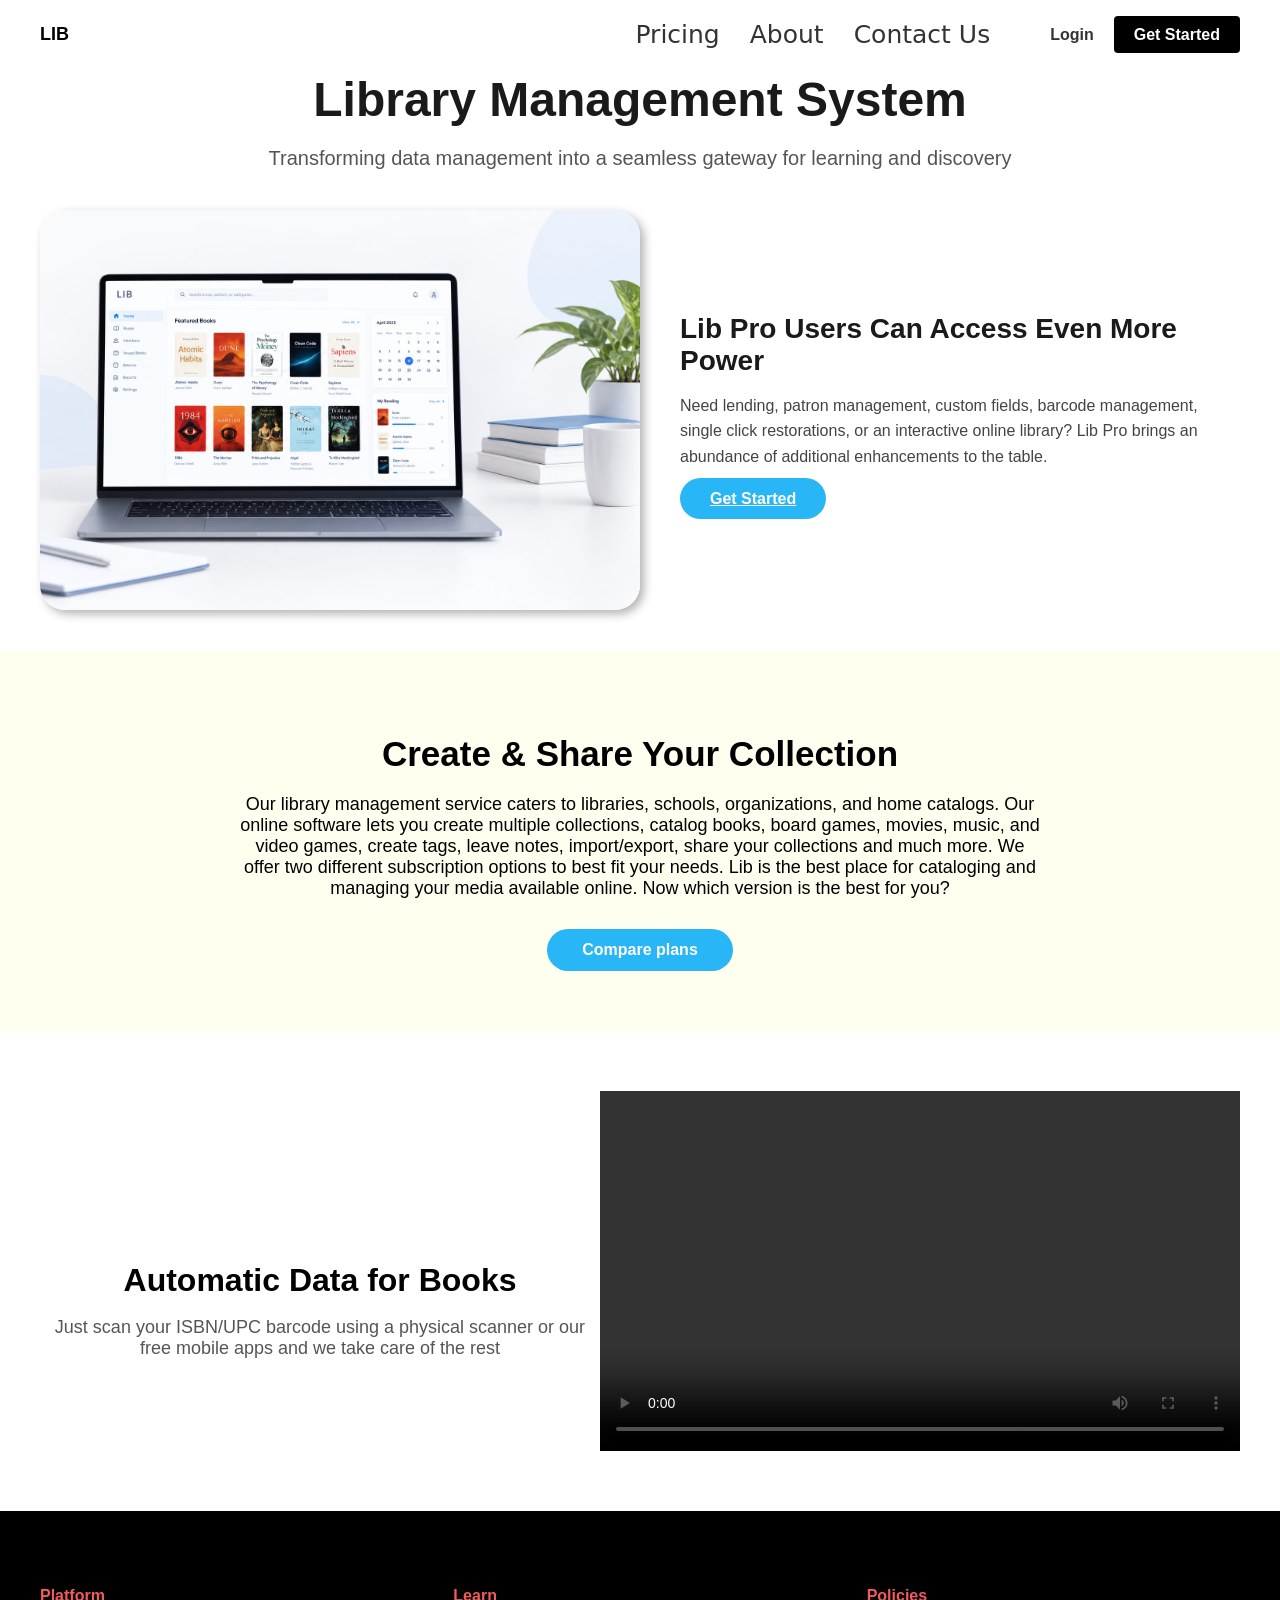
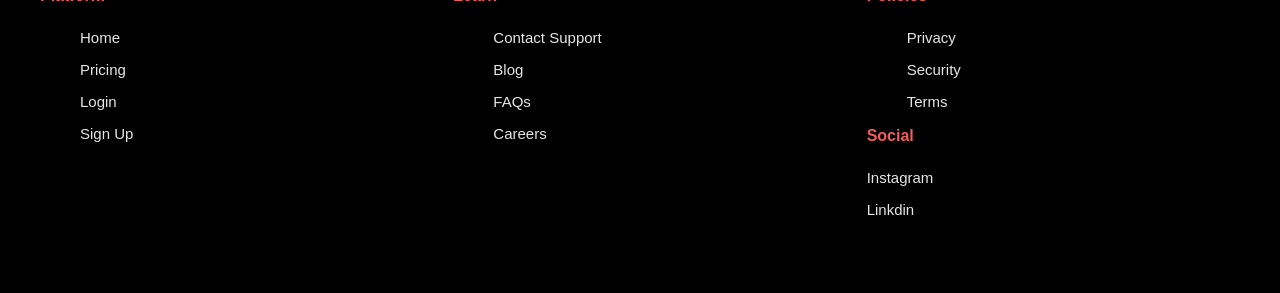
<file: index.html>
<!DOCTYPE HTML>
<html lang="en">

<head>
  
  <title>Library Management System</title>
  <link rel="assets/favicon.ico">
  <link rel="stylesheet" href="styles/index.css">
  
</head>

<body>

  <header>
    <nav class="navbar">
    <!-- <a href ="index.html"><div class="logo"><strong>LIB</strong></div></a> -->
    <link rel="index.css" href="index.css"><div class="logo"><strong>LIB</strong></div>
      <ul class="nav-links">
     
        <li><a href="pricing.html">Pricing</a></li>
        <li><a href="about.html">About</a></li>
        <li><a href="contact_us.html">Contact Us</a>
        </li>
      </ul>

      <ul class="logonav">
        <li><a href="login.html" class="btn-login">Login</a></li>
        <li><a href="getstarted.html" class="btn-started">Get Started</a></li>
      </ul>
    </nav>
  </header>

  <div class="grid-container">
    <h1>Library Management System</h1>
    <p>Transforming data management into a seamless gateway for learning and discovery</p>

    <div class="feature-layout">
      <img src="assets/im.jpeg" alt="Library Application Screenshot">

      <div class="feature-text-block">
        <h2>Lib Pro Users Can Access Even More Power</h2>
        <p>Need lending, patron management, custom fields, barcode management, single click restorations, or an
          interactive online library? Lib Pro brings an abundance of additional enhancements to the table.</p>
        <a href="getstarted.html" class="btnn-started">Get Started</a>
      </div>
    </div>
  </div>

  <div class="grid2-container">
    <h1>Create & Share Your Collection</h1>
    <p>Our library management service caters to libraries, schools, organizations, and home catalogs. Our online
      software lets you create multiple collections, catalog books, board games, movies, music, and video games, create
      tags, leave notes, import/export, share your collections and much more. We offer two different subscription
      options to best fit your needs. Lib is the best place for cataloging and managing your media available online. Now
      which version is the best for you?</p>
     <a href="pricing.html"><button class="btn-compare-plans">Compare plans</button></a>
    
  </div>

  <div class="page-two">
    <div class="page-two-text">
      <h1>Automatic Data for Books</h1>
      <p class="page-two-text-2">Just scan your ISBN/UPC barcode using a physical scanner or our free mobile apps and we
        take care of the rest</p>
    </div>

    <video width="640" height="360" controls>
      <source src="assets/videolib1.mp4" type="video/mp4">
      Your browser does not support the video tag.
    </video>
  </div>
  <div class="footer">
    <div class="footer-col1">
      <h3>Platform</h3>
      <ul>
        <li><a href="index.html">Home</a></li>
        <li><a href="pricing.html">Pricing</a></li>
        <li><a href="login.html">Login</a></li>
        <li><a href="#">Sign Up</a></li>
      </ul>
    </div>

    <div class="footer-col2">
      <h3>Learn</h3>
      <ul>
        <li><a href="#">Contact Support</a></li>
        <li><a href="#">Blog</a></li>
        <li><a href="#">FAQs</a></li>
        <li><a href="#">Careers</a></li>
      </ul>
    </div>
    <div class="footer-col2">
      <h3>Policies</h3>
      <ul>
        <li><a href="#">Privacy</a></li>
        <li><a href="#">Security</a></li>
        <li><a href="#">Terms</a></li>
      </ul>
      <div class="footer-col3">
        <h3>Social</h3>
        <li><a href="#">Instagram</a></l1>
        <li><a href="#">Linkdin</a></li>
      </div>
    </div>

  </div>
  
</body>

</html>
</file>
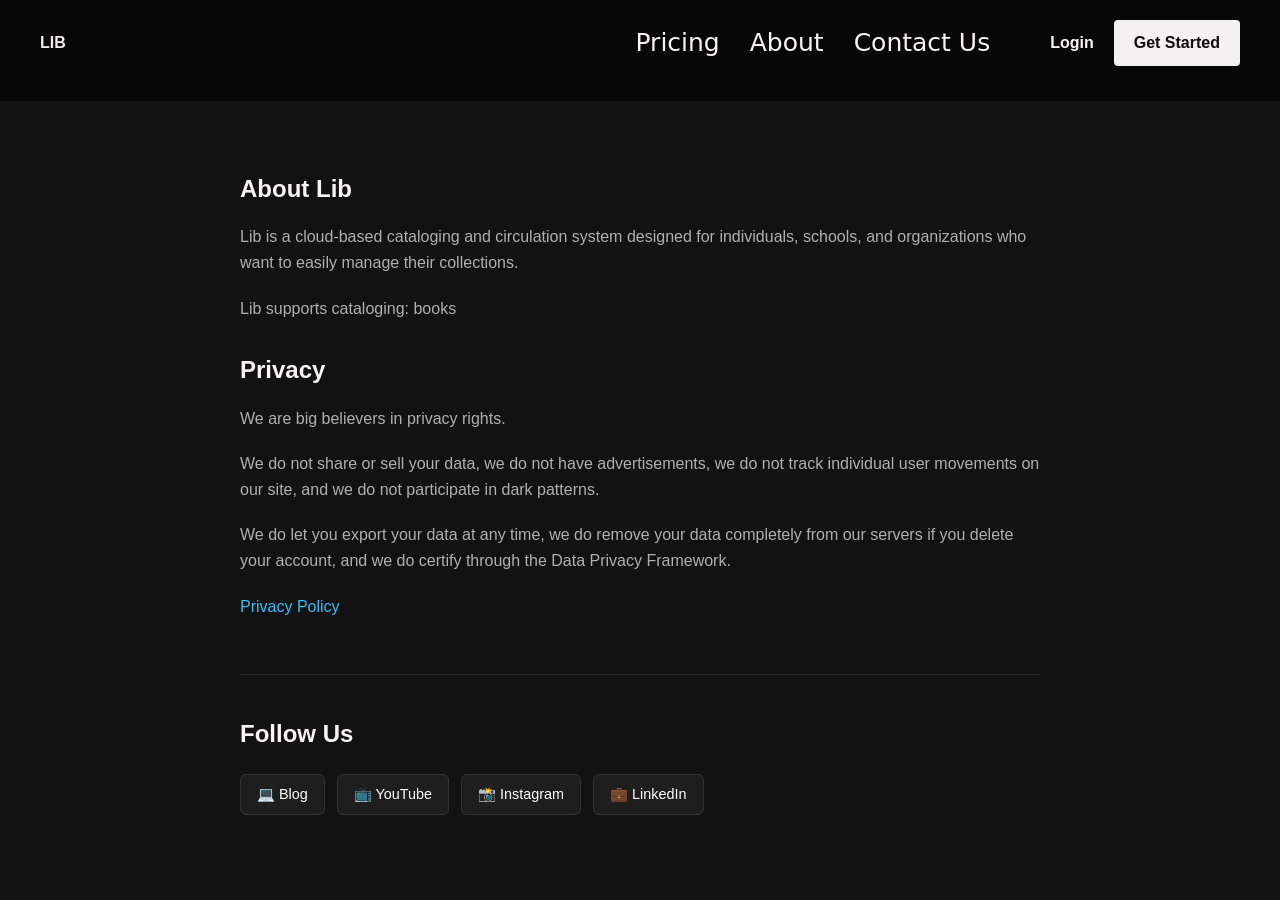
<file: about.html>
<!DOCTYPE html>
<html lang="en">
<head>
    <meta charset="UTF-8">
    <meta name="viewport" content="width=device-width, initial-scale=1.0">
    <title>About Page Layout</title>
    <link rel="stylesheet" href="styles/about.css">
</head>
<body>
     <header>
    <nav class="navbar">
      
       <link rel="index" href="index.html">

      <a href="index.html"><div class="logo"><strong>LIB</strong></div></a>
  
      <ul class="nav-links">
       
        <li><a href="pricing.html">Pricing</a></li>
        <li><a href="about.html">About</a></li>
        <li><a href="contact_us.html">Contact Us</a>
        </li>
      </ul>

      <ul class="logonav">
        <li><a href="login.html" class="btn-login">Login</a></li>
        <li><a href="getstarted.html" class="btn-started">Get Started</a></li>
      </ul>
    </nav>
  </header>

    <h2>About Lib</h2>
    <p>Lib is a cloud-based cataloging and circulation system designed for individuals, schools, and organizations who want to easily manage their collections.</p>
    <p>Lib supports cataloging: books</p>

    <h2>Privacy</h2>
    <p>We are big believers in privacy rights.</p>
    <p>We do not share or sell your data, we do not have advertisements, we do not track individual user movements on our site, and we do not participate in dark patterns.</p>
    <p>We do let you export your data at any time, we do remove your data completely from our servers if you delete your account, and we do certify through the Data Privacy Framework.</p>
    
    <a href="#">Privacy Policy</a><br>
    

    <hr>

    <h2>Follow Us</h2>
    <div class="social-grid">
        <a href="#" class="btn">💻 Blog</a>
        <a href="#" class="btn">📺 YouTube</a>
        <a href="#" class="btn">📸 Instagram</a>
        <a href="#" class="btn">💼 LinkedIn</a>
    </div>

</body>
</html>
</file>
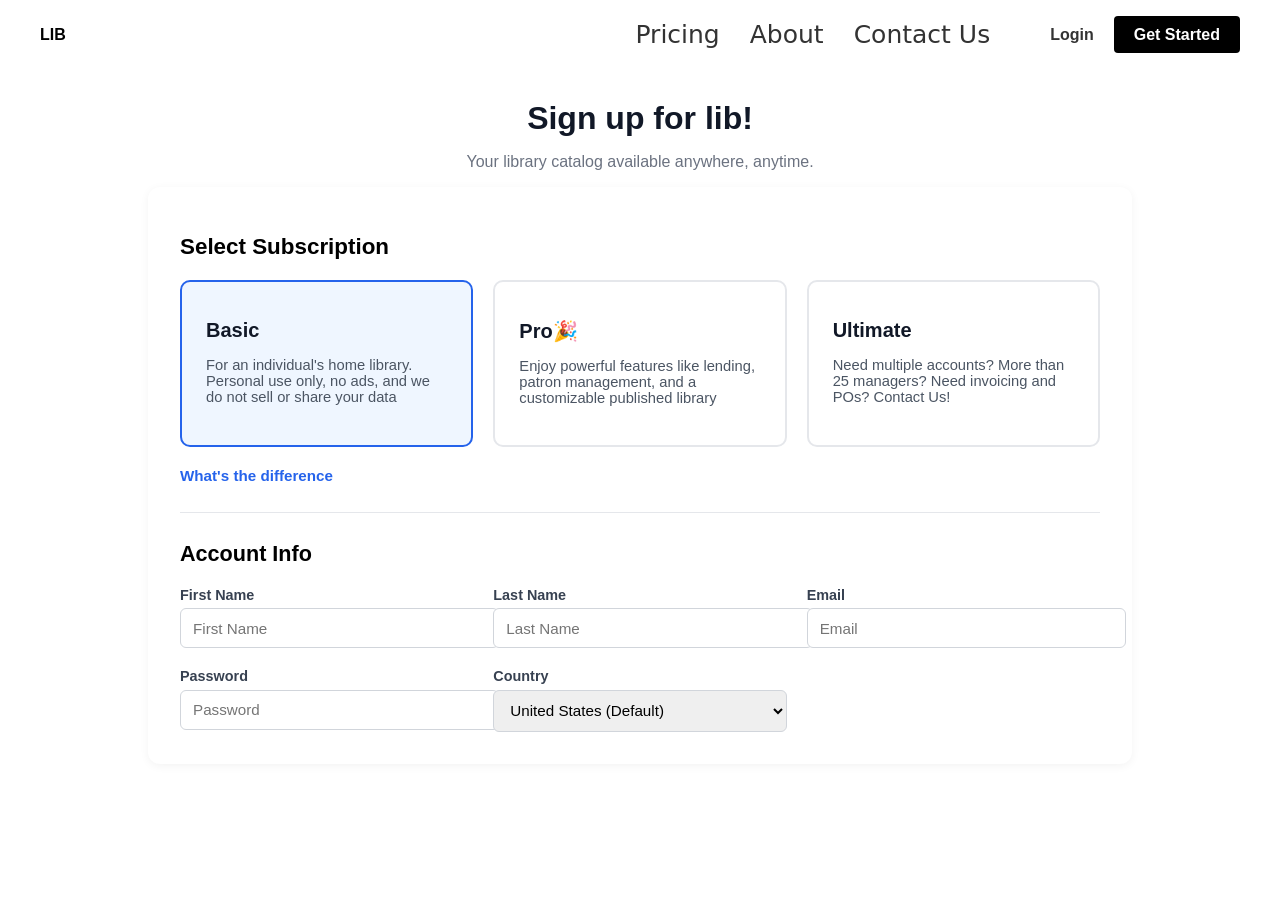
<file: getstarted.html>
<!DOCTYPE html>
<html lang="en">
<head>
  <meta charset="UTF-8">
  <meta name="viewport" content="width=device-width, initial-scale=1.0">
  <title>Get Started</title>
  <link rel="stylesheet" href="styles/get_started.css"
</head>
<body>

  <header>
    <nav class="navbar">
     <a href="index.html" <div class="logo"><strong>LIB</strong></div></a>

      <ul class="nav-links">
       
        <li><a href="pricing.html">Pricing</a></li>
        <li><a href="about.html">About</a></li>
        <li><a href="contact_us.html">Contact Us</a></li>
      </ul>

      <ul class="logonav">
        <li><a href="login.html" class="btn-login">Login</a></li>
        <li><a href="getstarted.html" class="btn-started">Get Started</a></li>
      </ul>
    </nav>
  </header>

  <div class="main header">
    <h1>Sign up for lib!</h1>
    <p>Your library catalog available anywhere, anytime.</p>
  </div>

  <div class="outer-box">
    <h1>Select Subscription</h1>

    <div class="plans">
      <div class="inner-box1 plan-card selected" data-plan="basic">
        <h1>Basic</h1>
        <p>For an individual's home library. Personal use only, no ads, and we do not sell or share your data</p>
      </div>

      <div class="inner-box2 plan-card" data-plan="pro">
        <h1>Pro🎉</h1>
        <p>Enjoy powerful features like lending, patron management, and a customizable published library</p>
      </div>

      <div class="inner-box3">
        <a href="contact_us.html" id="ultimateLink">
          <h1>Ultimate</h1>
          <p>Need multiple accounts? More than 25 managers? Need invoicing and POs? Contact Us!</p>
        </a>
      </div>
    </div>

    <dialog id="ultimateDialog">
      <button class="close" id="closeBtn" type="button" aria-label="Close">×</button>
      <h3>Leave the registration page and contact Lib about our Ultimate plan?</h3>
      <div class="actions">
        <a class="btn primary" href="contact_us.html">Contact Lib</a>
        <button class="btn" id="cancelBtn" type="button">Cancel</button>
      </div>
    </dialog>

    <div class="what-the-diff">
      <a href="pricing.html"><h1>What's the difference</h1></a>
    </div>

    <hr>

    <div class="container">
      <h2>Account Info</h2>
      <form class="grid">
        <input type="hidden" id="plan" name="plan" value="basic">

        <div class="field">
          <label for="first">First Name</label>
          <input id="first" type="text" placeholder="First Name">
        </div>
        <div class="field">
          <label for="last">Last Name</label>
          <input id="last" type="text" placeholder="Last Name">
        </div>
        <div class="field">
          <label for="email">Email</label>
          <input id="email" type="email" placeholder="Email">
        </div>
        <div class="field">
          <label for="password">Password</label>
          <input id="password" type="password" placeholder="Password">
        </div>
        <div class="field">
          <label for="country">Country</label>
          <select id="country">
            <option selected>United States (Default)</option>
            <option>India</option>
            <option>United Kingdom</option>
            <option>Canada</option>
            <option>Australia</option>
          </select>
        </div>
        <div class="field" id="orgField" hidden>
          <label for="org">Organization Name</label>
          <input id="org" type="text" placeholder="Organization Name">
        </div>
      </form>
    </div>
  </div>

  <script>
    const cards = document.querySelectorAll('.plan-card');
    const plan = document.getElementById('plan');
    const orgField = document.getElementById('orgField');
    const org = document.getElementById('org');

    function setPlan(value) {
      plan.value = value;
      cards.forEach(c => c.classList.toggle('selected', c.dataset.plan === value));

      const isPro = value === 'pro';
      orgField.hidden = !isPro;
      org.required = isPro;
      if (!isPro) org.value = '';
    }

    cards.forEach(c => c.addEventListener('click', () => setPlan(c.dataset.plan)));
    setPlan('basic');

    const dialog = document.getElementById('ultimateDialog');
    document.querySelector('.inner-box3').addEventListener('click', e => {
      e.preventDefault();
      dialog.showModal();
    });
    document.getElementById('cancelBtn').addEventListener('click', () => dialog.close());
    document.getElementById('closeBtn').addEventListener('click', () => dialog.close());
  </script>


</body>
</html>
</file>
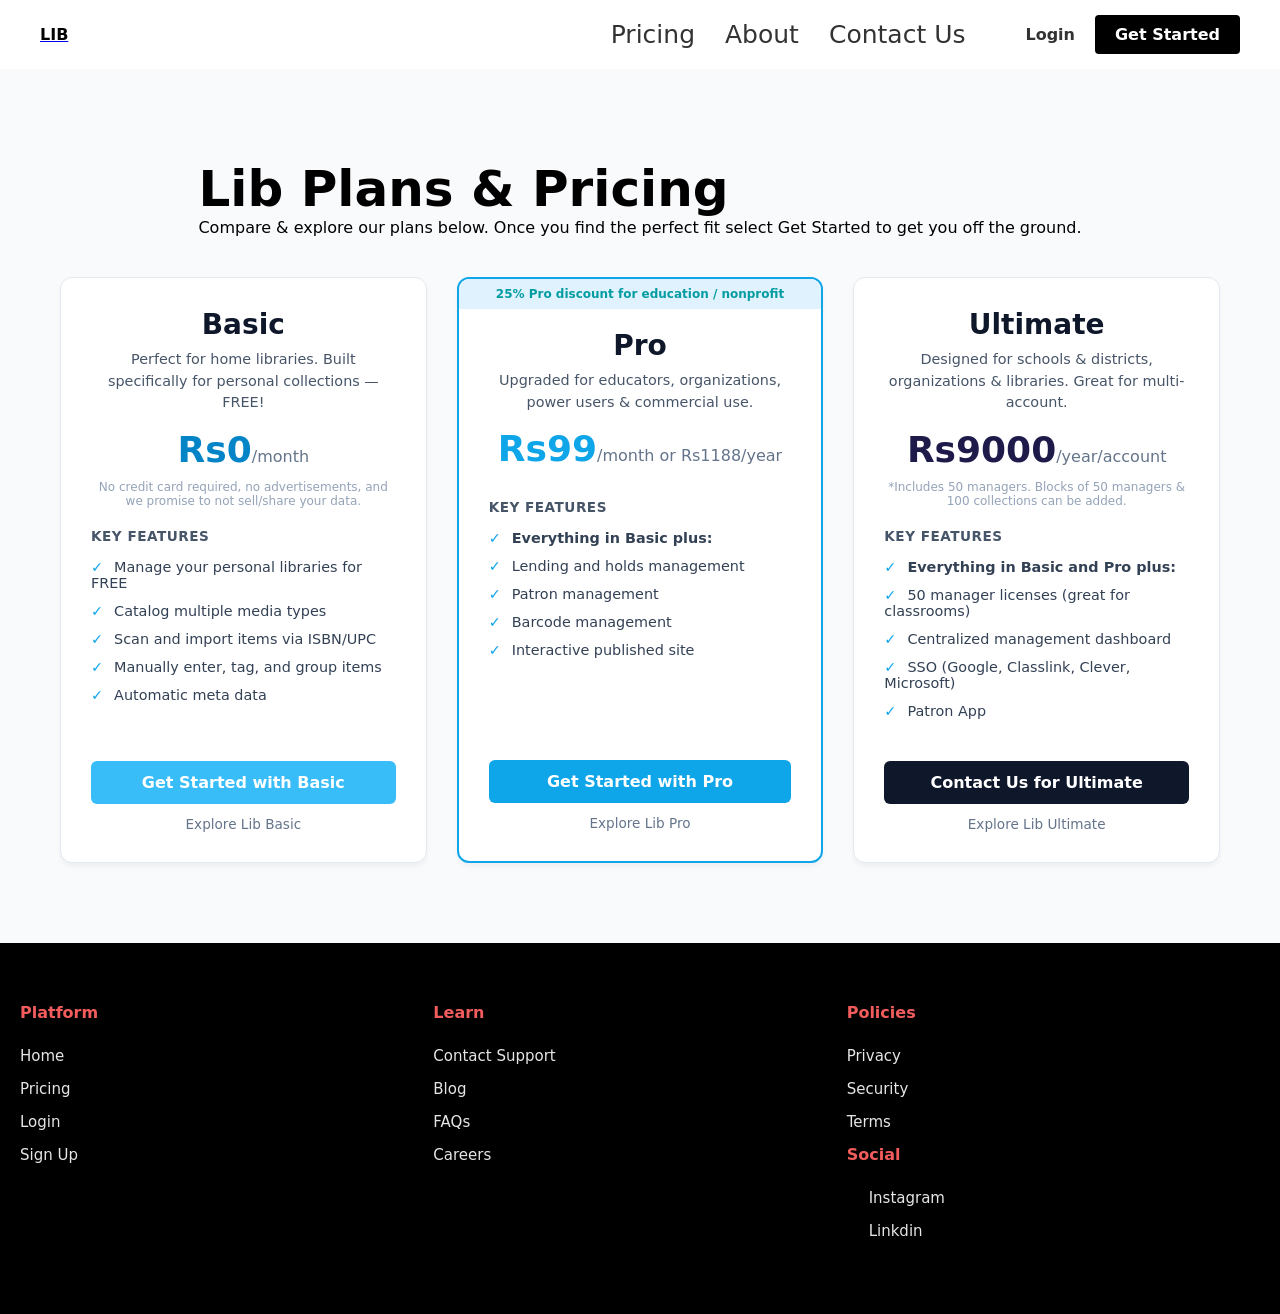
<file: pricing.html>
<!DOCTYPE HTML>
<html>
    <head>
        <title>Pricing</title>
        
         <link rel="C:\Users\ThirumaleshJeeva\Desktop\Udemy.htmlcss\assets\favicon.ico">
         <link rel="stylesheet" href="styles/pricing.css" >
         </head>
<body>
 <header>
    <nav class="navbar">
      <a href="index.html"><div class="logo"><strong>LIB</strong></div></a>

      <ul class="nav-links">
        
        <li><a href="pricing.html">Pricing</a></li>
        <li><a href="about.html">About</a></li>
        <li><a href="contact_us.html">Contact Us</a>
        </li>
      </ul>

      <ul class="logonav">
        <li><a href="login.html" class="btn-login">Login</a></li>
        <li><a href="getstarted.html" class="btn-started">Get Started</a></li>
      </ul>
    </nav>
  </header>
  <div class="top-text">
         <h1>Lib Plans & Pricing</h1>
         <p>Compare & explore our plans below. Once you find the perfect fit select Get Started to get you off the ground.</p>
  </div>
  
  
  <div class="pricing-container">
        
  <div class="pricing-card">
            <div class="card-header">
             
                <h2>Basic</h2>
                <p class="description">Perfect for home libraries. Built specifically for personal collections — FREE!</p>
                <div class="price color-basic">Rs0<span>/month</span></div>
                <p class="fine-print">No credit card required, no advertisements, and we promise to not sell/share your data.</p>
            </div>
            
            <div class="card-features">
                <h3>Key Features</h3>
                <ul>
                    <li>Manage your personal libraries for FREE</li>
                    <li>Catalog multiple media types</li>
                    <li>Scan and import items via ISBN/UPC</li>
                    <li>Manually enter, tag, and group items</li>
                    <li>Automatic meta data</li>
                </ul>
            </div>
            
            <div class="card-footer">
                <a href="getstarted.html" class="btn btn-basic">Get Started with Basic</a>
                <a href="#" class="link-explore">Explore Lib Basic</a>
            </div>
        </div>

      
        <div class="pricing-card highlighted">
            <div class="badge">25% Pro discount for education / nonprofit</div>
            <div class="card-header">
                
                <h2>Pro</h2>
                <p class="description">Upgraded for educators, organizations, power users & commercial use.</p>
                <div class="price color-pro">Rs99<span>/month or Rs1188/year</span></div>
                
            </div>
            
            <div class="card-features">
                <h3>Key Features</h3>
                <ul>
                    <li><strong>Everything in Basic plus:</strong></li>
                    <li>Lending and holds management</li>
                    <li>Patron management</li>
                    <li>Barcode management</li>
                    <li>Interactive published site</li>
                </ul>
            </div>
            
            <div class="card-footer">
                <a href="getstarted.html" class="btn btn-pro">Get Started with Pro</a>
                <a href="#" class="link-explore">Explore Lib Pro</a>
            </div>
        </div>

      
        <div class="pricing-card">
            <div class="card-header">
          
                <h2>Ultimate</h2>
                <p class="description">Designed for schools & districts, organizations & libraries. Great for multi-account.</p>
                <div class="price color-ultimate">Rs9000<span>/year/account</span></div>
                <p class="fine-print">*Includes 50 managers. Blocks of 50 managers & 100 collections can be added.</p>
            </div>
            
            <div class="card-features">
                <h3>Key Features</h3>
                <ul>
                    <li><strong>Everything in Basic and Pro plus:</strong></li>
                    <li>50 manager licenses (great for classrooms)</li>
                    <li>Centralized management dashboard</li>
                    <li>SSO (Google, Classlink, Clever, Microsoft)</li>
                    <li>Patron App</li>
                </ul>
            </div>
            
            <div class="card-footer">
                <a href="contact_us.html" class="btn btn-ultimate">Contact Us for Ultimate</a>
                <a href="#" class="link-explore">Explore Lib Ultimate</a>
            </div>
        </div>

    </div>
<div class="footer">
    <div class="footer-col1">
      <h3>Platform</h3>
      <ul>
        <li><a href="index.html">Home</a></li>
        <li><a href="pricing.html">Pricing</a></li>
        <li><a href="login.html">Login</a></li>
        <li><a href="getstarted.html">Sign Up</a></li>
      </ul>
    </div>

    <div class="footer-col2">
      <h3>Learn</h3>
      <ul>
        <li><a href="about.html">Contact Support</a></li>
        <li><a href="#">Blog</a></li>
        <li><a href="#">FAQs</a></li>
        <li><a href="#">Careers</a></li>
      </ul>
    </div>
    <div class="footer-col2">
      <h3>Policies</h3>
      <ul>
        <li><a href="about.html">Privacy</a></li>
        <li><a href="#">Security</a></li>
        <li><a href="#">Terms</a></li>
      </ul>
      <div class="footer-col3">
        <h3>Social</h3>
        <li><a href="#">Instagram</a></l1>
        <li><a href="#">Linkdin</a></li>
      </div>
    </div>
</body>
</html>
</file>
<file: styles/index.css>
body {
  max-width: 100%;
  margin: 0;
  font-family: Arial, Helvetica, sans-serif;
}
      
.navbar {
  display: flex;
  align-items: center;
  justify-content: space-between;
  width: 100%;
  padding: 20px 40px;
  box-sizing: border-box;
  background-color: #ffffff;
  position: fixed;
  top: 0;
  z-index: 1;

}

.nav-links {
  display: flex;
  list-style: none;
  gap: 30px;
  margin: 0;
  padding: 0;
  margin-left:auto;

}

.nav-links a {
  text-decoration: none;
  color: #333333;
  font-weight: 500;
  font-size: 25px;
  font-family: system-ui, -apple-system, sans-serif;
  
}

.logonav { 
  display: flex; 
  align-items: center; 
  list-style: none; 
  gap: 20px;        
  margin: 0;
  padding: 0; 
  margin-left:60px;
}

.logonav a {
  text-decoration: none;
  font-size: 16px;
  font-weight: 600;

}
.logo{
    text-decoration: none;
    color: #000;
}

.btn-login {
  color: #333;
}

.btn-login:hover {
  color: #151414;
}

.btn-started {
  color: #fff;        
  background-color: #000;       
  padding: 10px 20px;         
  border-radius: 4px;           
}

.btn-started:hover {
  background-color: #333;    
}

.grid-container {
  max-width: 1200px;
  margin: 0 auto;
  padding: 40px 20px;
}

.grid-container h1 {
  font-family: 'Helvetica', sans-serif;
  font-size: 48px;
  text-align: center;
  color: #1a1a1a;
  font-weight: 700;
  margin-bottom: 10px;
}

.grid-container p {
  text-align: center;
  font-size: 20px;
  color: #555555;
  margin-bottom: 40px;
}

.feature-layout {
  display: flex;
  align-items: center;
  gap: 40px;
  margin-top: 40px;
}

.feature-layout img {
  flex: 1;
  max-width: 50%;
  height: auto;
  border-radius: 25px;
  box-shadow: 4px 4px 10px rgba(0, 0, 0, 0.3);
}

.feature-text-block {
  flex: 1;
  text-align:justify;
}

.feature-text-block h2 {
  font-size: 28px;
  color: #1a1a1a;
  margin-top: 0;
  margin-bottom: 15px;
  text-align: left;
}

.feature-text-block p {
  text-align: left;
  font-size: 16px;
  line-height: 1.6;
  color: #444444;
  margin-bottom: 20px;
}

.btnn-started {
  background-color: #29b6f6;
  color: white;
  border: none;
  padding: 12px 30px;
  font-size: 16px;
  font-weight: 600;
  border-radius: 25px;
  cursor: pointer;
}

.grid2-container {
  text-align: center;
  background-color: ivory;
  padding: 60px 20px;
}

.grid2-container h1 {
  font-family: Arial, Helvetica, sans-serif;
  font-size: 35px;
  margin-bottom: 20px;
}

.grid2-container p {
  font-size: 18px;

  max-width: 800px;
  margin: 0 auto 30px auto;
}

.btn-compare-plans {
  background-color: #29b6f6; 
  color: white;
  border: none;
  padding: 12px 35px;
  font-size: 16px;
  font-weight: 600;
  border-radius: 25px;   
  cursor: pointer;
}
 
.page-two {
  max-width: 1200px;
  margin: 60px auto;
  padding: 0 20px;
  text-align: center;
}

.page-two h1 {
  font-size: 32px;
  margin-bottom: 10px;
}

.page-two p {
  font-size: 18px;
  color: #555555;
  margin-bottom: 30px;
}

.page-two img {
  width: 100%;
  max-width: 1000px;
  height: auto;
  
}

.page-two-image-two {
  text-align: center;
  margin: 40px auto;
  width: 150%;
  margin-left: 30px;
}

.page-two-image-two img {
  max-width: 100%;
  height: auto;
}
.logo{
    font-size:large;
}

.page-two{
  display: flex;
 }
 .page-two-text{
  margin-top: 150px;
 }

.page-two-text-2{
  font-size:200px;
}
 .page-two-image-two img{
     border:8px;
     display:flex;
     justify-content:right;
     align-items:right;
     max-width:50%;
     
}


.footer{
    background-color:white;
    list-style: none;
    display:flex;
    justify-content:center;
    
  }



.footer {
  background-color: #000;
  padding: 60px 40px;
  display: flex;
  justify-content: space-around;
  flex-wrap: wrap;
  gap: 40px;
  
}

.footer-col1, 
.footer-col2, 
.footer-col3 {
  flex: 1;
  min-width: 150px;
}


.footer h3 {
  color: #f25c5c; 
  font-size: 16px;
  font-weight: 600;
  margin-bottom: 24px;
  
}


.footer ul {
  list-style: none;
}

.footer li {
  margin-bottom: 14px;
}


.footer a {
  color: #ffffff;
  font-size: 15px;
  opacity: 0.9;
  text-decoration: none;

}

.footer a:hover {
  opacity: 1;
  color: #f25c5c; 
}
</file>
<file: styles/about.css>
body {
            background-color: #121212;
            color: #e0e0e0;
            font-family: -apple-system, BlinkMacSystemFont, "Segoe UI", Roboto, sans-serif;
            line-height: 1.6;
            padding: 40px;
            max-width: 800px;
            margin: 0 auto;
            margin-top:100px;
        }
        h2 {
            color: #f7f5f5;
            font-size: 1.5rem;
            margin-top: 30px;
            margin-bottom: 15px;
        }
        p {
            color: #b0b0b0;
            margin-bottom: 20px;
        }
        a {
            color: #38bdf8;
            text-decoration: none;
            display: inline-block;
            margin-bottom: 15px;
        }
        a:hover {
            text-decoration: underline;
        }
        hr {
            border: 0;
            border-top: 1px solid #2d2d2d;
            margin: 40px 0;
        }
        .social-grid {
            display: flex;
            flex-wrap: wrap;
            gap: 12px;
            margin-top: 20px;
        }
        .btn {
            background-color: #1e1e1e;
            color: #ffffff;
            border: 1px solid #333333;
            padding: 8px 16px;
            border-radius: 6px;
            font-size: 0.9rem;
            text-decoration: none;
            display: flex;
            align-items: center;
            gap: 8px;
        }
        .btn:hover {
            background-color: #2a2a2a;
            border-color: #444444;
            text-decoration: none;
        }
        .navbar {
  display: flex;
  align-items: center;
  justify-content: space-between;
  width: 100%;
  padding: 20px 40px;
  box-sizing: border-box;
  background-color: #070707;
   position: fixed;
  top: 0;
  left: 0;
  width: 100%;
  z-index: 1000;

}

.nav-links {
  display: flex;
  list-style: none;
  gap: 30px;
  margin: 0;
  padding: 0;
  margin-left:auto;

}

.nav-links a {
  text-decoration: none;
  color: #f7f4f4;
  font-weight: 500;
  font-size: 25px;
  font-family: system-ui, -apple-system, sans-serif;
  
}

.logonav { 
  display: flex; 
  align-items: center; 
  list-style: none; 
  gap: 20px;        
  margin: 0;
  padding: 0; 
  margin-left:60px;
}

.logonav a {
  text-decoration: none;
  font-size: 16px;
  font-weight: 600;

}

.btn-login {
  color: #fbf9f9;
}

.btn-login:hover {
  color: #f8f1f1;
}

.btn-started {
  color: #0c0c0c;        
  background-color: #f3f1f1;       
  padding: 10px 20px;         
  border-radius: 4px;           
}

.btn-started:hover {
  background-color: #dad8d8;    
}
.logo{
    text-decoration: none;
    color: #f5ecec;
}
</file>
<file: styles/get_started.css>
/* 1. Base & Reset */
body {
  max-width: 100%;
  margin: 0;
  font-family: Arial, Helvetica, sans-serif;
}
      
.navbar {
  display: flex;
  align-items: center;
  justify-content: space-between;
  width: 100%;
  padding: 20px 40px;
  box-sizing: border-box;
  background-color: #ffffff;
  position: fixed;
  top: 0;
  z-index: 1;

}

.nav-links {
  display: flex;
  list-style: none;
  gap: 30px;
  margin: 0;
  padding: 0;
  margin-left:auto;

}

.nav-links a {
  text-decoration: none;
  color: #333333;
  font-weight: 500;
  font-size: 25px;
  font-family: system-ui, -apple-system, sans-serif;
  
}

.logonav { 
  display: flex; 
  align-items: center; 
  list-style: none; 
  gap: 20px;        
  margin: 0;
  padding: 0; 
  margin-left:60px;
}

.logonav a {
  text-decoration: none;
  font-size: 16px;
  font-weight: 600;

}
.logo{
    text-decoration: none;
    color: #000;
}

.btn-login {
  color: #333;
}

.btn-login:hover {
  color: #151414;
}

.btn-started {
  color: #fff;        
  background-color: #000;       
  padding: 10px 20px;         
  border-radius: 4px;           
}

.btn-started:hover {
  background-color: #333;    
}



.main.header {
  text-align: center;
  margin-top:100px;
  padding: 0 1rem;
  
}

.main.header h1 {
  font-size: 2rem;
  color: #111827;
  margin-bottom: 0.25rem;
}

.main.header p {
  color: #6b7280;
}


.outer-box {
  max-width: 920px;
  margin: 0 auto 4rem;
  padding: 2rem;
  background-color: #ffffff;
  border-radius: 12px;
  box-shadow: 0 2px 10px rgba(0, 0, 0, 0.05);
}

.outer-box > h1 {
  font-size: 1.4rem;
  margin-bottom: 1.25rem;
}


.plans {
  display: grid;
  grid-template-columns: repeat(auto-fit, minmax(250px, 1fr));
  gap: 1.25rem;
}

.inner-box1,
.inner-box2,
.inner-box3 {
  border: 2px solid #e5e7eb;
  border-radius: 10px;
  padding: 1.5rem;
  cursor: pointer;
  transition: border-color 0.2s, background-color 0.2s;
}

.inner-box1:hover,
.inner-box2:hover,
.inner-box3:hover {
  border-color: #93c5fd;
}


.plan-card.selected {
  border-color: #2563eb;
  background-color: #eff6ff;
}

.plans h1 {
  font-size: 1.25rem;
  margin-bottom: 0.5rem;
  color: #111827;
}

.plans p {
  font-size: 0.92rem;
  color: #4b5563;
}

.inner-box3 a {
  text-decoration: none;
  color: inherit;
  display: block;
}


.what-the-diff {
  margin: 1.25rem 0;
}

.what-the-diff a {
  text-decoration: none;
  color: #2563eb;
}

.what-the-diff h1 {
  font-size: 0.95rem;
  font-weight: 600;
}

.what-the-diff a:hover {
  text-decoration: underline;
}

hr {
  border: none;
  border-top: 1px solid #e5e7eb;
  margin: 1.75rem 0;
}


.container h2 {
  font-size: 1.35rem;
  margin-bottom: 1.25rem;
}

.grid {
  display: grid;
  grid-template-columns: repeat(auto-fit, minmax(280px, 1fr));
  gap: 1.25rem;
}


.field[hidden] {
  display: none;
}

.field label {
  display: block;
  font-size: 0.9rem;
  font-weight: 600;
  margin-bottom: 0.35rem;
  color: #374151;
}

.field input,
.field select {
  width: 100%;
  padding: 0.65rem 0.75rem;
  border: 1px solid #d1d5db;
  border-radius: 6px;
  font-size: 0.95rem;
}

.field input:focus,
.field select:focus {
  outline: none;
  border-color: #2563eb;
}


dialog#ultimateDialog {
  border: none;
  border-radius: 12px;
  padding: 2rem;
  max-width: 420px;
  margin: auto;
  box-shadow: 0 10px 25px rgba(0, 0, 0, 0.2);
}

dialog::backdrop {
  background: rgba(0, 0, 0, 0.5);
}

dialog .close {
  position: absolute;
  top: 0.75rem;
  right: 1rem;
  background: none;
  border: none;
  font-size: 1.5rem;
  cursor: pointer;
  color: #6b7280;
}

dialog h3 {
  margin-bottom: 1.5rem;
  font-size: 1.15rem;
  padding-right: 1rem;
}

dialog .actions {
  display: flex;
  gap: 0.75rem;
  justify-content: flex-end;
}

dialog .btn {
  padding: 0.5rem 1rem;
  border-radius: 6px;
  font-size: 0.9rem;
  cursor: pointer;
  text-decoration: none;
  border: 1px solid #d1d5db;
  background: #ffffff;
  color: #111827;
}

dialog .btn.primary {
  background: #000000;
  color: #ffffff;
  border-color: #000000;
}
</file>
<file: styles/pricing.css>
body {
  max-width: 100%;
  
  margin-top:80px;
  font-family: Arial, Helvetica, sans-serif;
}
           
.navbar {
  display: flex;
  align-items: center;
  justify-content: space-between;
  width: 100%;
  padding: 20px 40px;
  box-sizing: border-box;
  background-color: #ffffff;
   position: fixed;
  top: 0;
  left: 0;
  width: 100%;
  z-index: 1000;
  
}

.nav-links {
  display: flex;
  list-style: none;
  gap: 30px;
  margin: 0;
  padding: 0;
  margin-left:auto;

}

.nav-links a {
  text-decoration: none;
  color: #333333;
  font-weight: 500;
  font-size: 25px;
  
}

.logonav { 
  display: flex; 
  align-items: center; 
  list-style: none; 
  gap: 20px;        
  margin: 0;
  padding: 0; 
  margin-left:60px;

}

.logonav a {
  text-decoration: none;
  font-size: 16px;
  font-weight: 600;
 

}
.logo{
    text-decoration: none;
    color: #000;
}

.btn-login {
  color: #333;
}

.btn-login:hover {
  color: #151414;
}

.btn-started {
  color: #fff;        
  background-color: #000;       
  padding: 10px 20px;         
  border-radius: 4px;           
}

.btn-started:hover {
  background-color: #333;    
}


* {
    box-sizing: border-box;
    margin: 0;
    padding: 0;
    font-family: system-ui, -apple-system, sans-serif;
}

body {
    background-color: #f8fafc;
    display: flex;
    flex-direction: column;
    align-items: center; 
    min-height: 100vh;
    padding: 80px 0 0 0;
     
}


.pricing-container {
    display: grid;
    grid-template-columns: repeat(3, 1fr); 
    gap: 30px; 
    max-width: 1200px;
    width: 100%;
    padding: 0 20px; 
    margin-bottom: 80px; 
}


.pricing-card {
    background: #ffffff;
    border: 1px solid #e2e8f0;
    border-radius: 12px;
    padding: 30px;
    box-shadow: 0 4px 6px -1px rgba(0, 0, 0, 0.05);
    display: flex;
    flex-direction: column; 
    position: relative; 
}

.pricing-card.highlighted {
    border: 2px solid #0ea5e9;
    padding-top: 50px; 
}

.badge {
    position: absolute;
    top: 0; 
    left: 0; 
    right: 0;
    background-color: #e0f2fe;
    color: #039ca1;
    text-align: center;
    font-size: 0.75rem;
    font-weight: bold;
    padding: 8px;
    border-top-left-radius: 10px;
    border-top-right-radius: 10px;
}


.card-header {
    text-align: center;
    margin-bottom: 20px;
}

.card-header h2 {
    font-size: 1.75rem;
    color: #0f172a;
    margin-bottom: 8px;
}

.description {
    font-size: 0.9rem;
    color: #475569;
    margin-bottom: 15px;
    line-height: 1.5;
}

.price {
    font-size: 2.25rem;
    font-weight: 800;
    margin-bottom: 10px;
}
.color-basic { color: #0284c7; }
.color-pro { color: #0ea5e9; }
.color-ultimate { color: #1e1b4b; }

.price span {
    font-size: 1rem;
    font-weight: normal;
    color: #64748b;
}

.fine-print {
    font-size: 0.75rem;
    color: #94a3b8;
}


.card-features {
    margin-bottom: 30px;
    flex-grow: 1; 
}

.card-features h3 {
    font-size: 0.85rem;
    text-transform: uppercase;
    color: #475569;
    letter-spacing: 0.5px;
    margin-bottom: 15px;
}

.card-features ul {
    list-style: none;
}

.card-features li {
    font-size: 0.9rem;
    color: #334155;
    margin-bottom: 12px;
}

.card-features li::before {
    content: "✓ ";
    color: #0ea5e9;
    font-weight: bold;
    margin-right: 6px;
}
.card-footer {
    display: flex;
    flex-direction: column;
    align-items: center;
    gap: 12px;
}

.btn {
    width: 100%;
    text-align: center;
    padding: 12px;
    border-radius: 6px;
    text-decoration: none;
    font-weight: bold;
    transition: filter 0.2s ease;
}
.btn-basic { background: #38bdf8; color: white; }
.btn-pro { background: #0ea5e9; color: white; }
.btn-ultimate { background: #0f172a; color: white; }

.link-explore {
    font-size: 0.85rem;
    color: #64748b;
    text-decoration: none;
}
.link-explore:hover {
    text-decoration: underline;
}


.footer {
    background-color: #000;
    padding: 60px 20px;
    width: 100%;                 
    display: flex;
    justify-content: center;   
    margin-top: auto; 
}

.footer-content {
    display: flex;
    justify-content: space-between;
    gap: 30px;
    flex-wrap: wrap;
    max-width: 1200px;        
    width: 100%;
}

.footer-col1, 
.footer-col2, 
.footer-col3 {
    flex: 1;
    min-width: 150px;
}

.footer h3 {
    color: #f25c5c; 
    font-size: 16px;
    font-weight: 600;
    margin-bottom: 24px;
}

.footer ul {
    list-style: none;
}

.footer li {
    margin-bottom: 14px;
}

.footer a {
    color: #ffffff;
    font-size: 15px;
    opacity: 0.9;
    text-decoration: none;
    transition: opacity 0.2s ease, color 0.2s ease;
}

.footer a:hover {
    opacity: 1;
    color: #f25c5c; 
}

.top-text{

     margin-bottom:40px;
}
.top-text h1{

   font-size:50px;
   gap:30px;
   

}
</file>
